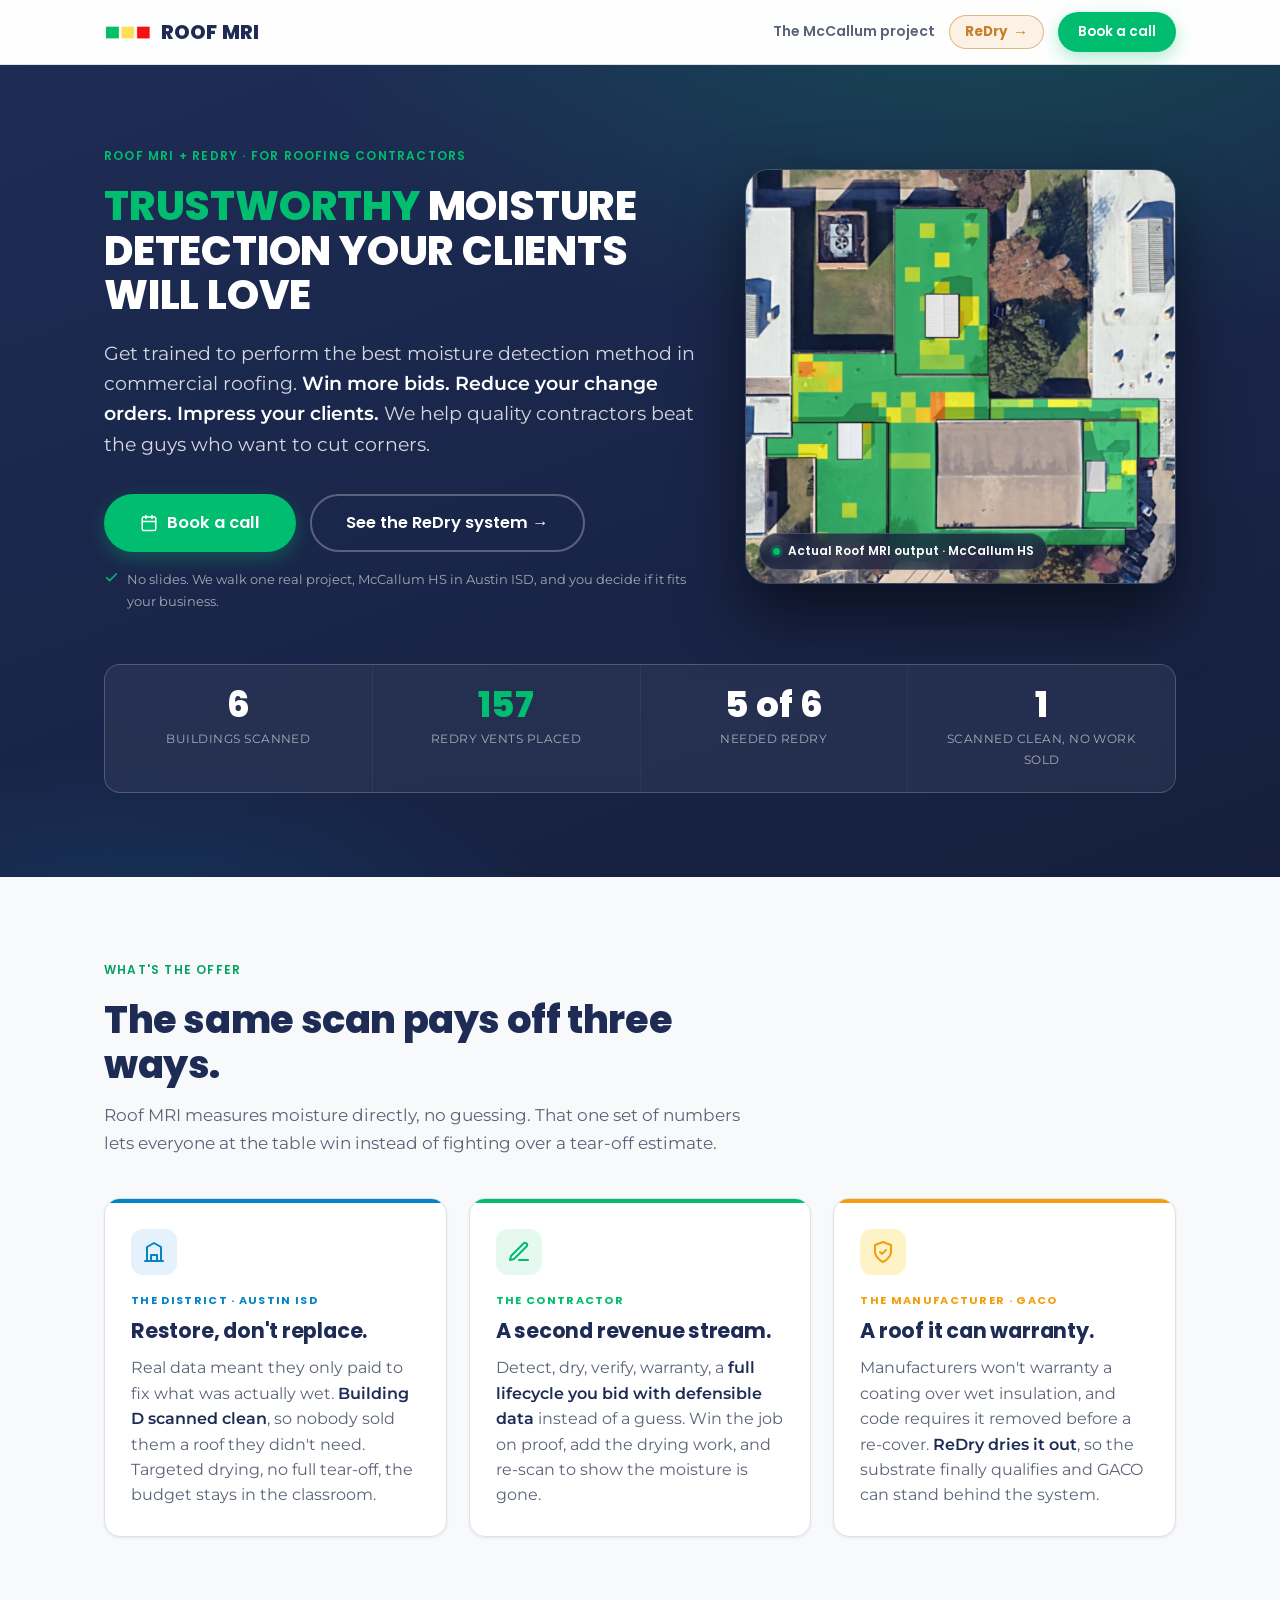
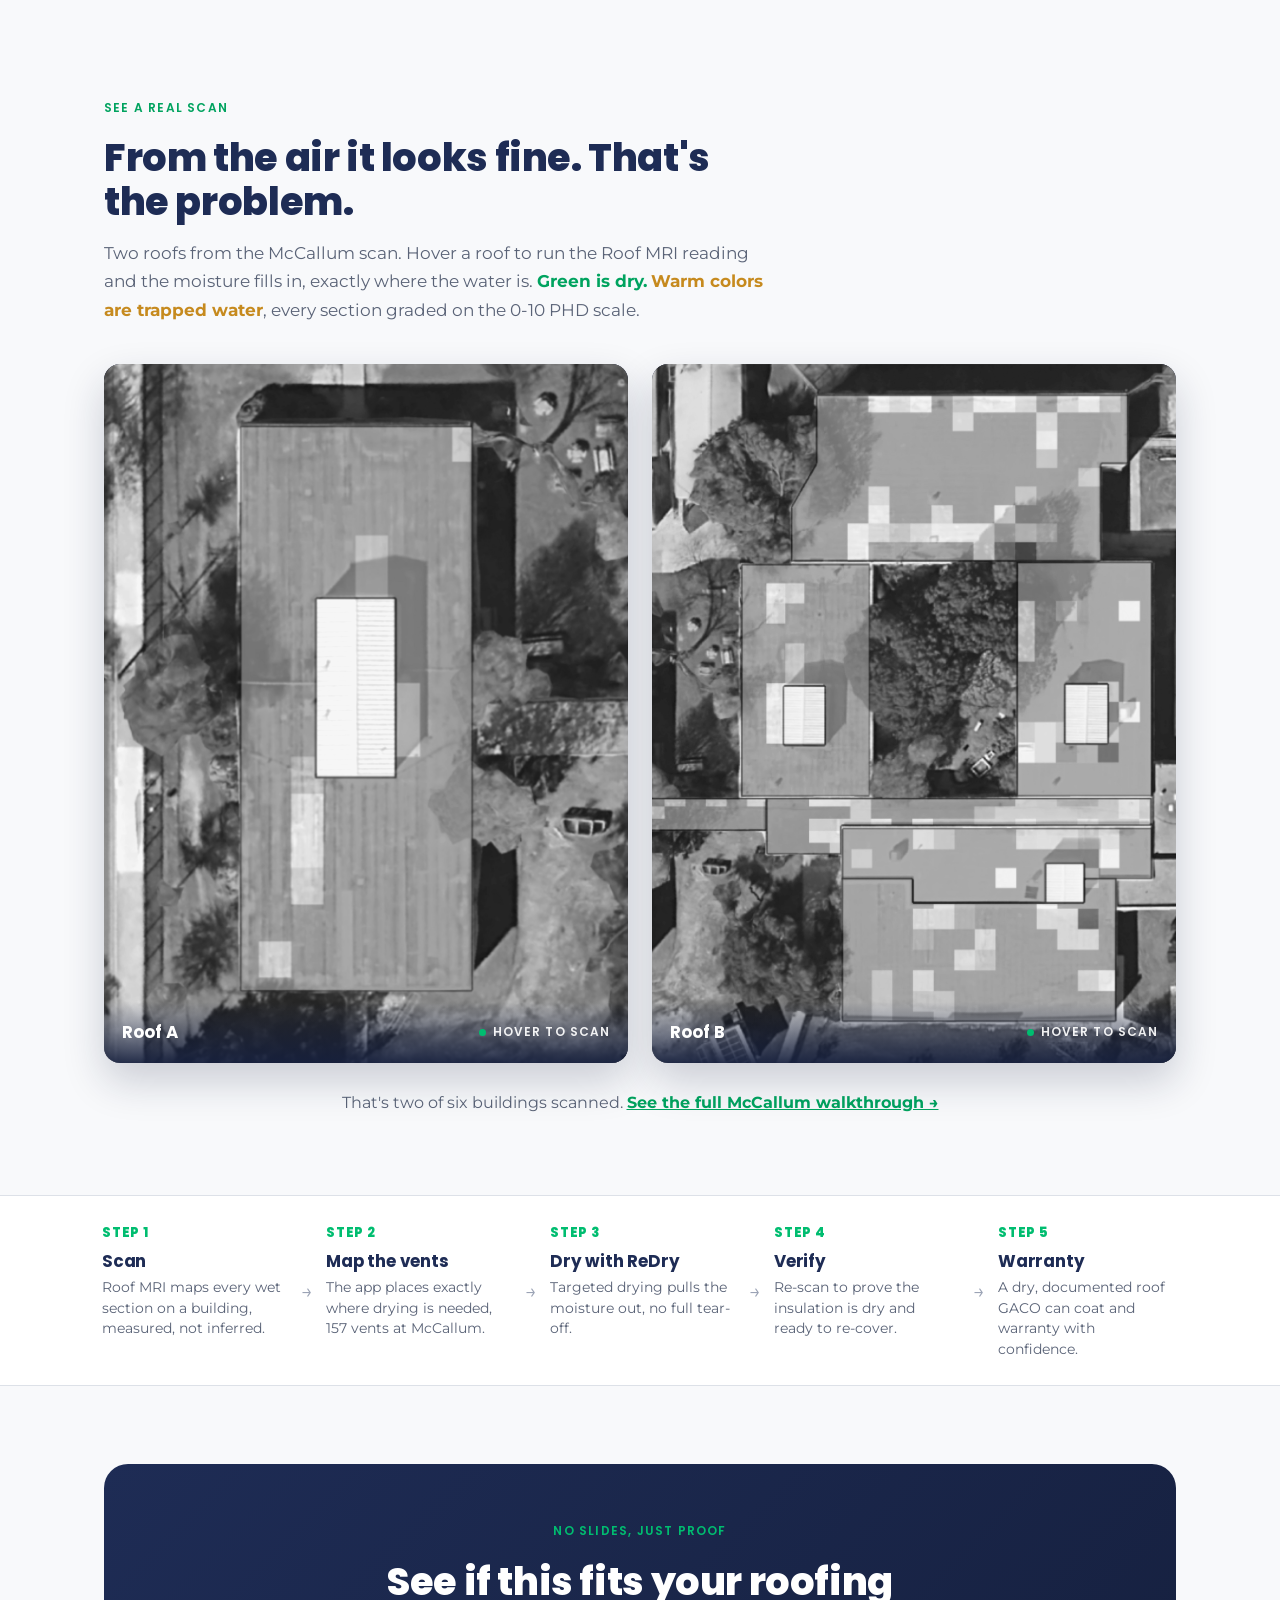
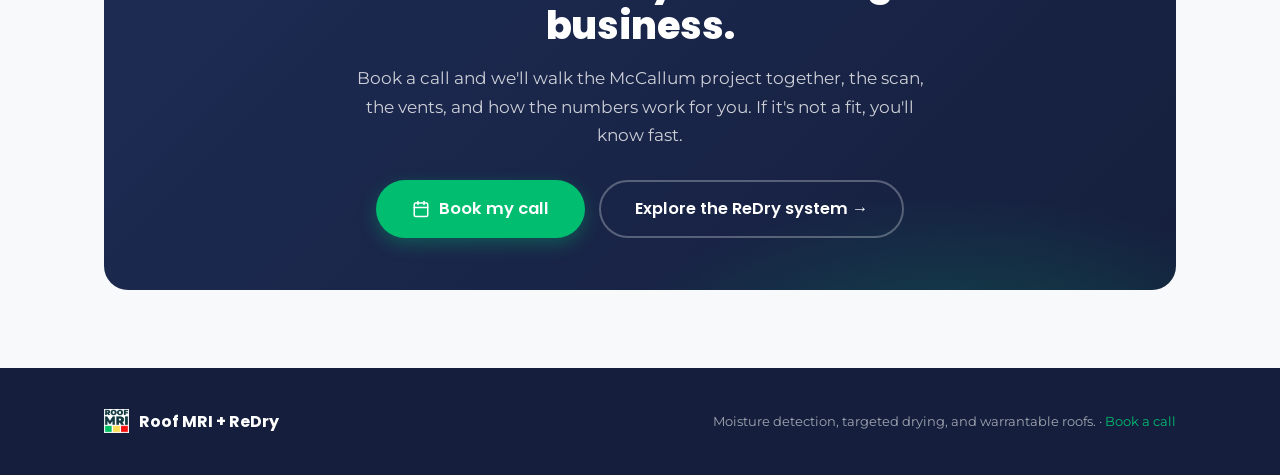
<file: index.html>
<!DOCTYPE html>
<html lang="en">
<head>
<meta charset="UTF-8">
<meta name="viewport" content="width=device-width, initial-scale=1.0">
<title>Roof MRI + ReDry · What's the Offer</title>
<meta name="description" content="Get trained to perform the best moisture detection method in commercial roofing. Win more bids, reduce your change orders, and impress your clients.">
<link rel="icon" type="image/png" href="images/logo-icon.png">
<link rel="canonical" href="https://discover.roof-mri.com/">
<meta property="og:title" content="Trustworthy moisture detection your clients will love">
<meta property="og:description" content="We help quality contractors beat the guys who want to cut corners. Get trained on the best moisture detection method in commercial roofing. Book a call.">
<meta property="og:type" content="website">
<meta property="og:url" content="https://discover.roof-mri.com/">
<link href="https://fonts.googleapis.com/css2?family=Montserrat:wght@400;500;600;700&family=Poppins:wght@600;700;800;900&display=swap" rel="stylesheet">
<link rel="stylesheet" href="styles.css">
</head>
<body>

<!-- NAV -->
<header class="nav">
  <div class="wrap">
    <a class="nav-logo" href="index.html">
      <img src="images/logo-icon.png" alt="">
      <b>ROOF MRI</b>
    </a>
    <nav class="nav-actions">
      <a class="nav-link hide-sm" href="case-study.html">The McCallum project</a>
      <a class="nav-switch to-redry" href="https://discover.re-dry.com/">ReDry <span class="sw-arrow" aria-hidden="true">&rarr;</span></a>
      <a class="btn btn-primary btn-sm" href="https://calendly.com/adam-re-dry/google-meet-roof-mri-consultation" target="_blank" rel="noopener">Book a call</a>
    </nav>
  </div>
</header>

<!-- HERO -->
<section class="hero">
  <div class="wrap">
    <div class="hero-grid">
      <div class="hero-copy">
    <span class="eyebrow">Roof MRI + ReDry · For roofing contractors</span>
    <h1><span style="color:var(--green)">Trustworthy</span> moisture detection your clients will love</h1>
    <p class="hero-sub">
      Get trained to perform the best moisture detection method in commercial roofing.
      <strong>Win more bids. Reduce your change orders. Impress your clients.</strong>
      We help quality contractors beat the guys who want to cut corners.
    </p>
    <div class="hero-cta">
      <a class="btn btn-primary btn-lg" href="https://calendly.com/adam-re-dry/google-meet-roof-mri-consultation" target="_blank" rel="noopener">
        <svg viewBox="0 0 24 24" fill="none" stroke="currentColor" stroke-width="2" stroke-linecap="round" stroke-linejoin="round"><rect x="3" y="4" width="18" height="18" rx="2"/><line x1="16" y1="2" x2="16" y2="6"/><line x1="8" y1="2" x2="8" y2="6"/><line x1="3" y1="10" x2="21" y2="10"/></svg>
        Book a call
      </a>
      <a class="btn btn-on-dark btn-lg" href="https://discover.re-dry.com/">See the ReDry system →</a>
    </div>
    <p class="hero-note">
      <svg viewBox="0 0 24 24" fill="none" stroke="currentColor" stroke-width="2.4" stroke-linecap="round" stroke-linejoin="round"><polyline points="20 6 9 17 4 12"/></svg>
      No slides. We walk one real project, McCallum HS in Austin ISD, and you decide if it fits your business.
    </p>
      </div>

      <figure class="hero-art">
        <img src="images/mccallum/filled-C.jpg" alt="A Roof MRI moisture map of a McCallum building. Green roof sections are dry; yellow and orange patches are trapped water." loading="eager">
        <figcaption><span class="ha-dot"></span>Actual Roof MRI output · McCallum HS</figcaption>
      </figure>
    </div>

    <!-- STAT STRIP -->
    <div class="stat-strip">
      <div class="stat"><b>6</b><span>Buildings scanned</span></div>
      <div class="stat"><b class="g">157</b><span>ReDry vents placed</span></div>
      <div class="stat"><b>5&nbsp;of&nbsp;6</b><span>Needed ReDry</span></div>
      <div class="stat"><b>1</b><span>Scanned clean, no work sold</span></div>
    </div>
  </div>
</section>

<!-- THE OFFER: three-party win -->
<section class="section">
  <div class="wrap">
    <div class="section-head">
      <span class="eyebrow" style="color:var(--green-dark)">What's the offer</span>
      <h2>The same scan pays off three ways.</h2>
      <p>Roof MRI measures moisture directly, no guessing. That one set of numbers lets everyone at the table win instead of fighting over a tear-off estimate.</p>
    </div>

    <div class="offer-grid">
      <!-- District -->
      <article class="offer-card district">
        <div class="offer-icon">
          <svg viewBox="0 0 24 24" fill="none" stroke="currentColor" stroke-width="2" stroke-linecap="round" stroke-linejoin="round"><path d="M3 21h18"/><path d="M5 21V7l7-4 7 4v14"/><path d="M9 21v-6h6v6"/></svg>
        </div>
        <div class="who">The District · Austin ISD</div>
        <h3>Restore, don't replace.</h3>
        <p>Real data meant they only paid to fix what was actually wet. <strong>Building D scanned clean</strong>, so nobody sold them a roof they didn't need. Targeted drying, no full tear-off, the budget stays in the classroom.</p>
      </article>

      <!-- Contractor -->
      <article class="offer-card contractor">
        <div class="offer-icon">
          <svg viewBox="0 0 24 24" fill="none" stroke="currentColor" stroke-width="2" stroke-linecap="round" stroke-linejoin="round"><path d="M12 20h9"/><path d="M16.5 3.5a2.12 2.12 0 0 1 3 3L7 19l-4 1 1-4Z"/></svg>
        </div>
        <div class="who">The Contractor</div>
        <h3>A second revenue stream.</h3>
        <p>Detect, dry, verify, warranty, a <strong>full lifecycle you bid with defensible data</strong> instead of a guess. Win the job on proof, add the drying work, and re-scan to show the moisture is gone.</p>
      </article>

      <!-- Manufacturer / GACO -->
      <article class="offer-card gaco">
        <div class="offer-icon">
          <svg viewBox="0 0 24 24" fill="none" stroke="currentColor" stroke-width="2" stroke-linecap="round" stroke-linejoin="round"><path d="M12 22s8-4 8-10V5l-8-3-8 3v7c0 6 8 10 8 10Z"/><polyline points="9 12 11 14 15 10"/></svg>
        </div>
        <div class="who">The Manufacturer · GACO</div>
        <h3>A roof it can warranty.</h3>
        <p>Manufacturers won't warranty a coating over wet insulation, and code requires it removed before a re-cover. <strong>ReDry dries it out</strong>, so the substrate finally qualifies and GACO can stand behind the system.</p>
      </article>
    </div>
  </div>
</section>

<!-- SEE A SCAN: hover-reveal of two McCallum grids -->
<section class="section scan-section" id="see-the-scan">
  <div class="wrap">
    <div class="section-head">
      <span class="eyebrow" style="color:var(--green-dark)">See a real scan</span>
      <h2>From the air it looks fine. That's the problem.</h2>
      <p>Two roofs from the McCallum scan. Hover a roof to run the Roof MRI reading and the moisture fills in, exactly where the water is. <strong style="color:var(--green-dark)">Green is dry.</strong> <strong style="color:#c68a1e">Warm colors are trapped water</strong>, every section graded on the 0-10 PHD scale.</p>
    </div>

    <div class="scan-reveal-grid">
      <figure class="scan-reveal" tabindex="0" aria-label="Roof A. Hover or tap to reveal the moisture scan.">
        <img class="sr-gray" src="images/mccallum/filled-A.jpg" alt="Aerial view of a McCallum school building roof before scanning" loading="lazy">
        <img class="sr-color" src="images/mccallum/filled-A.jpg" alt="The same roof with the Roof MRI moisture heatmap revealed, green dry areas and yellow wet zones" loading="lazy" aria-hidden="true">
        <span class="sr-scanline" aria-hidden="true"></span>
        <figcaption><span class="sr-label">Roof A</span><span class="sr-hint"><span class="sr-dot"></span><span class="hint-hover">Hover to scan</span><span class="hint-tap">Tap to scan</span></span></figcaption>
      </figure>
      <figure class="scan-reveal" tabindex="0" aria-label="Roof B. Hover or tap to reveal the moisture scan.">
        <img class="sr-gray" src="images/mccallum/filled-B.jpg" alt="Aerial view of a second McCallum school building roof before scanning" loading="lazy">
        <img class="sr-color" src="images/mccallum/filled-B.jpg" alt="The same roof with the Roof MRI moisture heatmap revealed, green dry areas and yellow wet zones" loading="lazy" aria-hidden="true">
        <span class="sr-scanline" aria-hidden="true"></span>
        <figcaption><span class="sr-label">Roof B</span><span class="sr-hint"><span class="sr-dot"></span><span class="hint-hover">Hover to scan</span><span class="hint-tap">Tap to scan</span></span></figcaption>
      </figure>
    </div>

    <p class="scan-foot">That's two of six buildings scanned.
      <a href="case-study.html">See the full McCallum walkthrough &rarr;</a></p>
  </div>
</section>

<!-- LIFECYCLE FLOW -->
<section class="flow">
  <div class="wrap" style="padding:0">
    <div class="flow-steps">
      <div class="flow-step"><div class="n">STEP 1</div><h4>Scan</h4><p>Roof MRI maps every wet section on a building, measured, not inferred.</p></div>
      <div class="flow-step"><div class="n">STEP 2</div><h4>Map the vents</h4><p>The app places exactly where drying is needed, 157 vents at McCallum.</p></div>
      <div class="flow-step"><div class="n">STEP 3</div><h4>Dry with ReDry</h4><p>Targeted drying pulls the moisture out, no full tear-off.</p></div>
      <div class="flow-step"><div class="n">STEP 4</div><h4>Verify</h4><p>Re-scan to prove the insulation is dry and ready to re-cover.</p></div>
      <div class="flow-step"><div class="n">STEP 5</div><h4>Warranty</h4><p>A dry, documented roof GACO can coat and warranty with confidence.</p></div>
    </div>
  </div>
</section>

<!-- CTA BAND -->
<section class="section">
  <div class="wrap">
    <div class="cta-band">
      <span class="eyebrow" style="color:var(--green)">No slides, just proof</span>
      <h2>See if this fits your roofing business.</h2>
      <p>Book a call and we'll walk the McCallum project together, the scan, the vents, and how the numbers work for you. If it's not a fit, you'll know fast.</p>
      <div class="btns">
        <a class="btn btn-primary btn-lg" href="https://calendly.com/adam-re-dry/google-meet-roof-mri-consultation" target="_blank" rel="noopener">
          <svg viewBox="0 0 24 24" fill="none" stroke="currentColor" stroke-width="2" stroke-linecap="round" stroke-linejoin="round"><rect x="3" y="4" width="18" height="18" rx="2"/><line x1="16" y1="2" x2="16" y2="6"/><line x1="8" y1="2" x2="8" y2="6"/><line x1="3" y1="10" x2="21" y2="10"/></svg>
          Book my call
        </a>
        <a class="btn btn-on-dark btn-lg" href="https://discover.re-dry.com/">Explore the ReDry system →</a>
      </div>
    </div>
  </div>
</section>

<!-- FOOTER -->
<footer class="footer">
  <div class="wrap">
    <div class="footer-logo">
      <img src="images/logo-light.png" alt="Roof MRI" onerror="this.src='images/logo-icon.png'">
      <b>Roof MRI + ReDry</b>
    </div>
    <small>Moisture detection, targeted drying, and warrantable roofs. · <a href="https://calendly.com/adam-re-dry/google-meet-roof-mri-consultation" target="_blank" rel="noopener">Book a call</a></small>
  </div>
</footer>

<script>
// Tap-to-reveal the moisture scan on touch (no hover on phones); hover still works on desktop.
(function(){
  var tiles=document.querySelectorAll('.scan-reveal');
  tiles.forEach(function(el){
    el.addEventListener('click',function(){el.classList.toggle('revealed');});
    el.addEventListener('keydown',function(e){if(e.key==='Enter'||e.key===' '){e.preventDefault();el.classList.toggle('revealed');}});
  });
})();
</script>
</body>
</html>
</file>
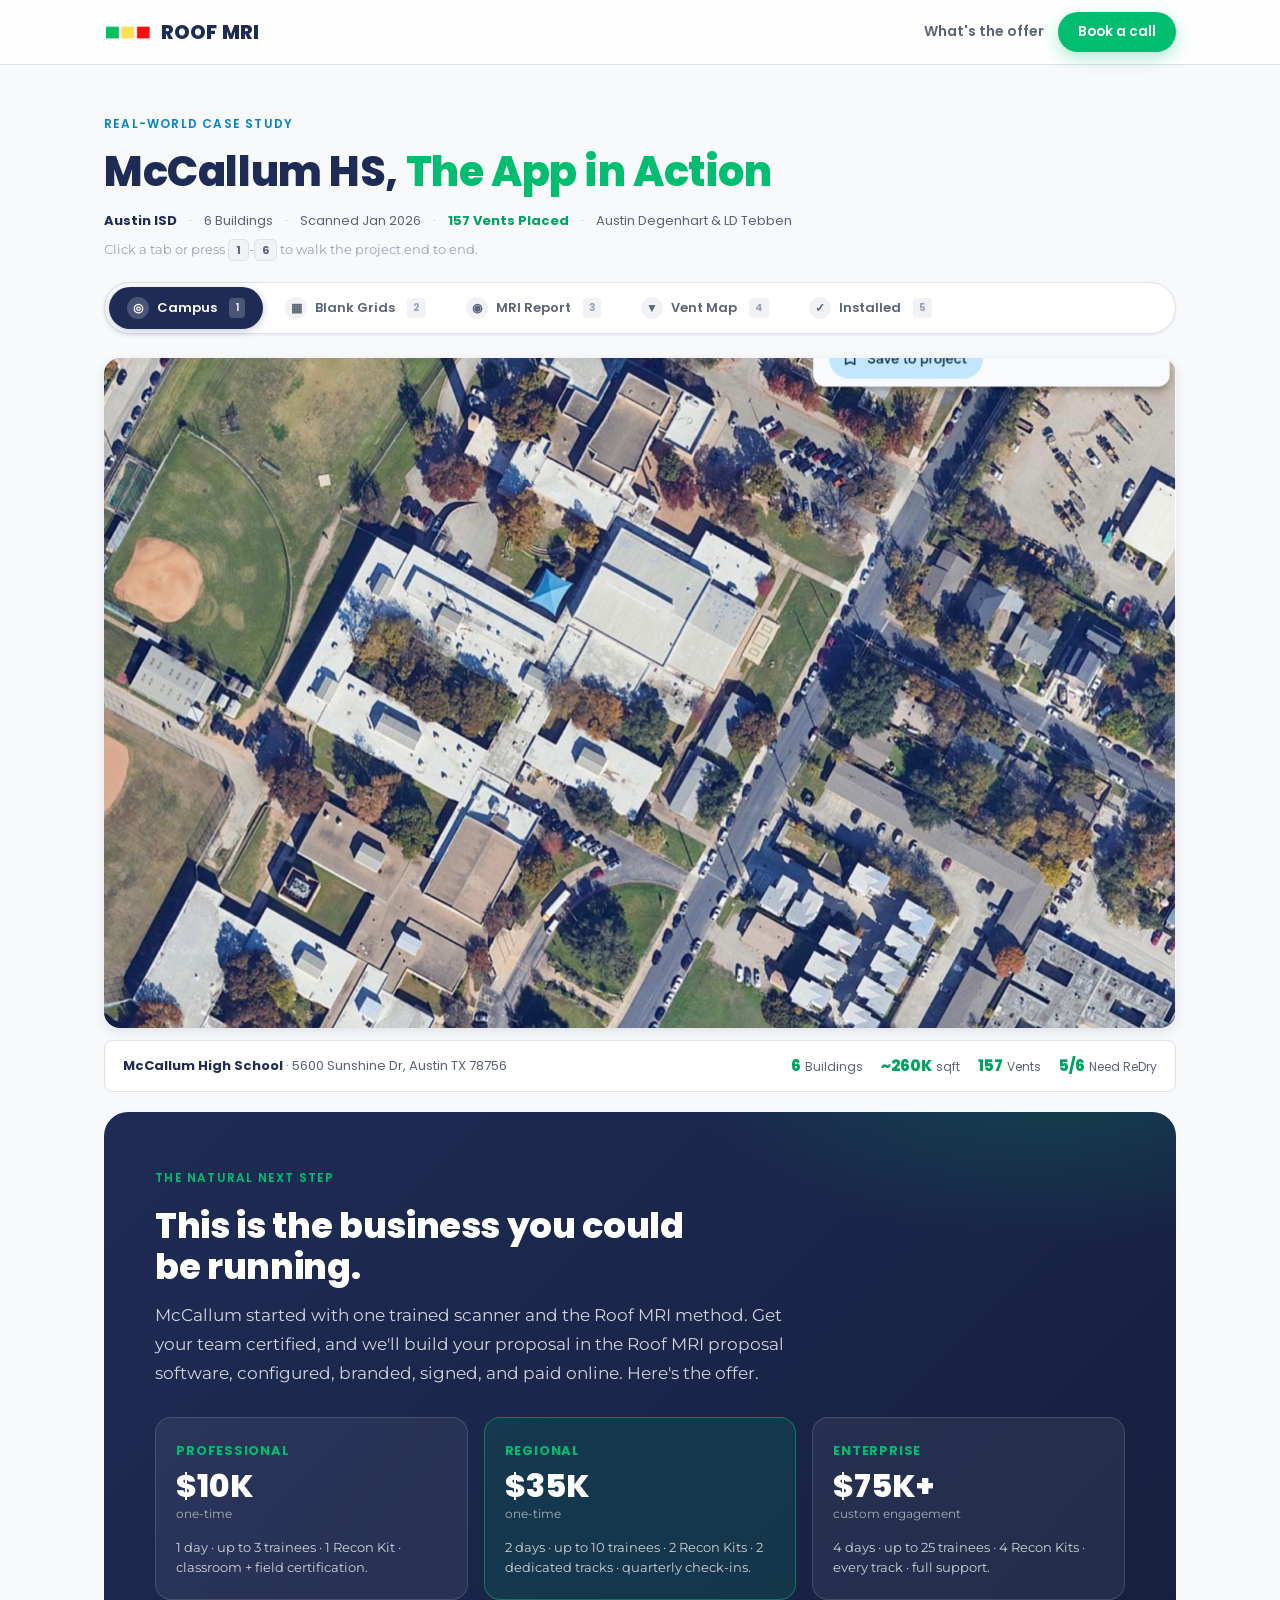
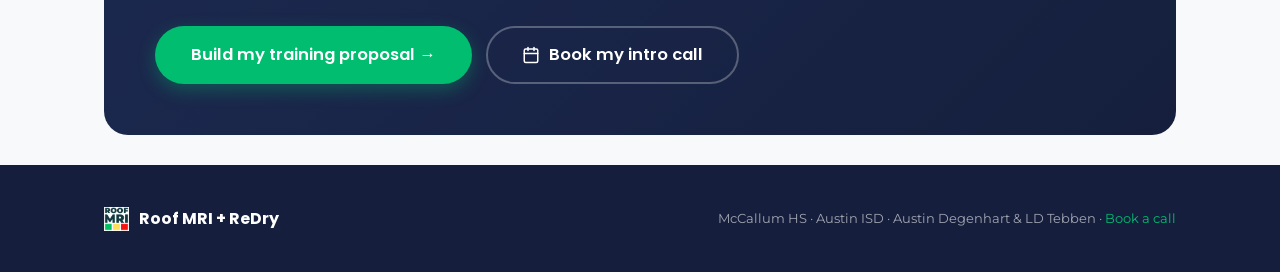
<file: case-study.html>
<!DOCTYPE html>
<html lang="en">
<head>
<meta charset="UTF-8">
<meta name="viewport" content="width=device-width, initial-scale=1.0">
<title>McCallum HS, The App in Action · Roof MRI + ReDry</title>
<meta name="description" content="A real Roof MRI + ReDry project at McCallum High School, Austin ISD: campus scan, moisture report, 157-vent map, and install photos.">
<link rel="icon" type="image/png" href="images/logo-icon.png">
<link rel="canonical" href="https://discover.roof-mri.com/case-study">
<link href="https://fonts.googleapis.com/css2?family=Montserrat:wght@400;500;600;700&family=Poppins:wght@600;700;800;900&display=swap" rel="stylesheet">
<link rel="stylesheet" href="styles.css">
</head>
<body>

<!-- NAV -->
<header class="nav">
  <div class="wrap">
    <a class="nav-logo" href="index.html">
      <img src="images/logo-icon.png" alt="">
      <b>ROOF MRI</b>
    </a>
    <nav class="nav-actions">
      <a class="nav-link hide-sm" href="index.html">What's the offer</a>
      <a class="btn btn-primary btn-sm" href="https://calendly.com/adam-re-dry/google-meet-roof-mri-consultation" target="_blank" rel="noopener">Book a call</a>
    </nav>
  </div>
</header>

<!-- CASE STUDY -->
<main class="case-page">
  <div class="wrap">
    <div class="case-head">
      <span class="pillar-tag">Real-World Case Study</span>
      <h1>McCallum HS, <span class="accent">The App in Action</span></h1>
      <div class="mccallum-meta">
        <span><strong>Austin ISD</strong></span><span class="dot">·</span>
        <span>6 Buildings</span><span class="dot">·</span>
        <span>Scanned Jan 2026</span><span class="dot">·</span>
        <span><strong style="color:var(--green-dark)">157 Vents Placed</strong></span><span class="dot">·</span>
        <span>Austin Degenhart &amp; LD Tebben</span>
      </div>
      <p class="case-hint">Click a tab or press <kbd>1</kbd>-<kbd>6</kbd> to walk the project end to end.</p>
    </div>

    <div class="comp-wrap">
      <div class="comp-tabs" id="caseTabs" role="tablist" aria-label="McCallum project walkthrough">
        <button class="comp-tab active" role="tab" aria-selected="true" data-case="campus"><span class="comp-tab-icon">◎</span>Campus<span class="comp-tab-key">1</span></button>
        <button class="comp-tab" role="tab" aria-selected="false" data-case="blank"><span class="comp-tab-icon">▦</span>Blank Grids<span class="comp-tab-key">2</span></button>
        <button class="comp-tab" role="tab" aria-selected="false" data-case="report"><span class="comp-tab-icon">◉</span>MRI Report<span class="comp-tab-key">3</span></button>
        <button class="comp-tab" role="tab" aria-selected="false" data-case="vents"><span class="comp-tab-icon">▼</span>Vent Map<span class="comp-tab-key">4</span></button>
        <button class="comp-tab" role="tab" aria-selected="false" data-case="installed"><span class="comp-tab-icon">✓</span>Installed<span class="comp-tab-key">5</span></button>
      </div>

      <div class="comp-view" id="caseView">
        <!-- CAMPUS -->
        <div class="comp-panel active" data-case-panel="campus" role="tabpanel">
          <div class="case-hero"><img src="images/mccallum/campus-overview.jpg" alt="McCallum HS campus aerial overview"></div>
          <div class="case-caption-strip">
            <div><strong>McCallum High School</strong> · 5600 Sunshine Dr, Austin TX 78756</div>
            <div class="case-stats">
              <span><strong>6</strong>Buildings</span>
              <span><strong>~260K</strong>sqft</span>
              <span><strong>157</strong>Vents</span>
              <span><strong>5/6</strong>Need ReDry</span>
            </div>
          </div>
        </div>

        <!-- BLANK GRIDS -->
        <div class="comp-panel" data-case-panel="blank" role="tabpanel">
          <div class="bldg-chips" data-group="blank">
            <button class="bldg-chip active" data-b="A">A</button>
            <button class="bldg-chip" data-b="B">B</button>
            <button class="bldg-chip" data-b="C">C</button>
            <button class="bldg-chip" data-b="D">D</button>
            <button class="bldg-chip" data-b="E">E</button>
            <button class="bldg-chip" data-b="F">F</button>
          </div>
          <div class="bldg-canvas" data-group="blank">
            <img class="bldg-img active" data-b="A" src="images/mccallum/blank-A.jpg" alt="Building A blank scan grid">
            <img class="bldg-img" data-b="B" src="images/mccallum/blank-B.jpg" alt="Building B blank scan grid">
            <img class="bldg-img" data-b="C" src="images/mccallum/blank-C.jpg" alt="Building C blank scan grid">
            <img class="bldg-img" data-b="D" src="images/mccallum/blank-D.jpg" alt="Building D blank scan grid">
            <img class="bldg-img" data-b="E" src="images/mccallum/blank-E.jpg" alt="Building E blank scan grid">
            <img class="bldg-img" data-b="F" src="images/mccallum/blank-F.jpg" alt="Building F blank scan grid">
          </div>
          <div class="case-caption-strip">
            <div><strong>Blank grids delivered through the app</strong> · Numbered sections printed and taken to the roof</div>
          </div>
        </div>

        <!-- MRI REPORT (filled/scanned) -->
        <div class="comp-panel" data-case-panel="report" role="tabpanel">
          <div class="bldg-chips" data-group="report">
            <button class="bldg-chip active" data-b="A">A</button>
            <button class="bldg-chip" data-b="B">B</button>
            <button class="bldg-chip" data-b="C">C</button>
            <button class="bldg-chip muted" data-b="D" title="Scanned clean, no remediation needed">D</button>
            <button class="bldg-chip" data-b="E">E</button>
            <button class="bldg-chip" data-b="F">F</button>
          </div>
          <div class="bldg-canvas" data-group="report">
            <img class="bldg-img active" data-b="A" src="images/mccallum/filled-A.jpg" alt="Building A moisture overlay">
            <img class="bldg-img" data-b="B" src="images/mccallum/filled-B.jpg" alt="Building B moisture overlay">
            <img class="bldg-img" data-b="C" src="images/mccallum/filled-C.jpg" alt="Building C moisture overlay">
            <div class="bldg-clean" data-b="D">
              <div class="clean-check">✓</div>
              <h3>Building D, Scanned Clean</h3>
              <p>No moisture above the PHD floor. <strong>No remediation needed.</strong><br>Real data drives real decisions, we don't sell work we can't justify.</p>
            </div>
            <img class="bldg-img" data-b="E" src="images/mccallum/filled-E.jpg" alt="Building E moisture overlay">
            <img class="bldg-img" data-b="F" src="images/mccallum/filled-F.jpg" alt="Building F moisture overlay">
          </div>
          <div class="case-caption-strip">
            <div>Emailed to <strong>Austin Degenhart</strong> · Moisture overlay on aerial imagery</div>
            <div class="case-legend">
              <span class="lg lg-green">Dry</span>
              <span class="lg lg-yellow">Elevated</span>
              <span class="lg lg-orange">Wet</span>
              <span class="lg lg-red">Saturated</span>
            </div>
          </div>
        </div>

        <!-- VENT MAP -->
        <div class="comp-panel" data-case-panel="vents" role="tabpanel">
          <div class="bldg-chips" data-group="vents">
            <button class="bldg-chip active" data-b="A">A<span class="chip-sub">8</span></button>
            <button class="bldg-chip" data-b="B">B<span class="chip-sub">55</span></button>
            <button class="bldg-chip" data-b="C">C<span class="chip-sub">37</span></button>
            <button class="bldg-chip" data-b="E">E<span class="chip-sub">35</span></button>
            <button class="bldg-chip" data-b="F">F<span class="chip-sub">22</span></button>
          </div>
          <div class="bldg-canvas" data-group="vents">
            <img class="bldg-img active" data-b="A" src="images/mccallum/vent-A-8.jpg" alt="Building A vent placement">
            <img class="bldg-img" data-b="B" src="images/mccallum/vent-B-55.jpg" alt="Building B vent placement">
            <img class="bldg-img" data-b="C" src="images/mccallum/vent-C-37.jpg" alt="Building C vent placement">
            <img class="bldg-img" data-b="E" src="images/mccallum/vent-E-35.jpg" alt="Building E vent placement">
            <img class="bldg-img" data-b="F" src="images/mccallum/vent-F-22.jpg" alt="Building F vent placement">
          </div>
          <div class="case-caption-strip">
            <div><strong>157 vents</strong> placed across 5 buildings · Generated in the ReDry Vent Placement app</div>
          </div>
        </div>

        <!-- INSTALLED -->
        <div class="comp-panel" data-case-panel="installed" role="tabpanel">
          <div class="install-carousel" id="installCarousel">
            <figure class="install-slide active" data-i="0">
              <img src="images/mccallum/installed/install-1-daytime.jpg" alt="Installed ReDry vents on McCallum roof, daytime">
              <figcaption><span class="ic-n">1</span>Row of installed ReDry vents · sealed at the base</figcaption>
            </figure>
            <figure class="install-slide" data-i="1">
              <img src="images/mccallum/installed/install-2-sunset-wide.jpg" alt="Installed vents at sunset, wide shot">
              <figcaption><span class="ic-n">2</span>Sunset on the finished roof · vents catching the light</figcaption>
            </figure>
            <figure class="install-slide" data-i="2">
              <img src="images/mccallum/installed/install-3-sunset-close.jpg" alt="Close-up of installed vent at sunset">
              <figcaption><span class="ic-n">3</span>Close-up · the finished detail</figcaption>
            </figure>
            <button class="install-arrow install-prev" aria-label="Previous photo"><svg width="22" height="22" viewBox="0 0 24 24" fill="none" stroke="currentColor" stroke-width="2.5" stroke-linecap="round" stroke-linejoin="round"><polyline points="15 18 9 12 15 6"/></svg></button>
            <button class="install-arrow install-next" aria-label="Next photo"><svg width="22" height="22" viewBox="0 0 24 24" fill="none" stroke="currentColor" stroke-width="2.5" stroke-linecap="round" stroke-linejoin="round"><polyline points="9 18 15 12 9 6"/></svg></button>
            <div class="install-dots">
              <button class="install-dot active" data-i="0" aria-label="Photo 1"></button>
              <button class="install-dot" data-i="1" aria-label="Photo 2"></button>
              <button class="install-dot" data-i="2" aria-label="Photo 3"></button>
            </div>
          </div>
          <div class="case-caption-strip">
            <div><strong>Proof on the roof</strong> · Post-install ReDry vents at McCallum HS</div>
            <div style="font-size:11px;color:var(--gray-400)">Arrows, dots, or ← → keys</div>
          </div>
        </div>

      </div>
    </div>

    <!-- NEXT STEP: the proposal software (the close) -->
    <section class="nextstep">
      <span class="eyebrow">The natural next step</span>
      <h2>This is the business you could be running.</h2>
      <p class="lead">
        McCallum started with one trained scanner and the Roof MRI method. Get your team certified,
        and we'll build your proposal in the Roof MRI proposal software, configured, branded,
        signed, and paid online. Here's the offer.
      </p>

      <div class="tier-grid">
        <div class="tier">
          <div class="t-name">Professional</div>
          <div class="t-price">$10K</div>
          <div class="t-sub">one-time</div>
          <div class="t-desc">1 day · up to 3 trainees · 1 Recon Kit · classroom + field certification.</div>
        </div>
        <div class="tier feature">
          <div class="t-name">Regional</div>
          <div class="t-price">$35K</div>
          <div class="t-sub">one-time</div>
          <div class="t-desc">2 days · up to 10 trainees · 2 Recon Kits · 2 dedicated tracks · quarterly check-ins.</div>
        </div>
        <div class="tier">
          <div class="t-name">Enterprise</div>
          <div class="t-price">$75K+</div>
          <div class="t-sub">custom engagement</div>
          <div class="t-desc">4 days · up to 25 trainees · 4 Recon Kits · every track · full support.</div>
        </div>
      </div>

      <div class="btns">
        <a class="btn btn-primary btn-lg" href="https://proposals.roof-mri.com" target="_blank" rel="noopener">
          Build my training proposal →
        </a>
        <a class="btn btn-on-dark btn-lg" href="https://calendly.com/adam-re-dry/google-meet-roof-mri-consultation" target="_blank" rel="noopener">
          <svg viewBox="0 0 24 24" fill="none" stroke="currentColor" stroke-width="2" stroke-linecap="round" stroke-linejoin="round"><rect x="3" y="4" width="18" height="18" rx="2"/><line x1="16" y1="2" x2="16" y2="6"/><line x1="8" y1="2" x2="8" y2="6"/><line x1="3" y1="10" x2="21" y2="10"/></svg>
          Book my intro call
        </a>
      </div>
    </section>
  </div>
</main>

<!-- FOOTER -->
<footer class="footer">
  <div class="wrap">
    <div class="footer-logo">
      <img src="images/logo-light.png" alt="Roof MRI" onerror="this.src='images/logo-icon.png'">
      <b>Roof MRI + ReDry</b>
    </div>
    <small>McCallum HS · Austin ISD · Austin Degenhart &amp; LD Tebben · <a href="https://calendly.com/adam-re-dry/google-meet-roof-mri-consultation" target="_blank" rel="noopener">Book a call</a></small>
  </div>
</footer>

<script src="app.js" defer></script>
</body>
</html>
</file>
<file: styles.css>
/* =========================================================================
   Roof MRI · Sales Tools, shared design system
   Colors + type are the source of truth carried over verbatim from the
   Roof MRI training deck (roof-mri-training-presentation-pro) and the
   proposal frontend (roof-mri-backend). Do not invent new brand colors.
   ========================================================================= */
*,*::before,*::after{box-sizing:border-box;margin:0;padding:0}
:root{
  --green:#00bd70;--green-dark:#00a35f;--green-light:#e6f9f0;
  --navy:#1e2c55;--navy-light:#2a3d6e;--navy-dark:#151f3d;
  --white:#ffffff;--gray-50:#f8f9fb;--gray-100:#f0f2f5;--gray-200:#dde1e8;
  --gray-400:#9ba3b5;--gray-600:#5a6377;--gray-800:#2d3344;
  --red-500:#EF4444;--red-100:#FEE2E2;--amber-500:#F59E0B;--amber-100:#FEF3C7;
  --blue-500:#0284C7;
  --shadow-sm:0 1px 3px rgba(30,44,85,.08);
  --shadow-md:0 4px 12px rgba(30,44,85,.1);
  --shadow-lg:0 8px 30px rgba(30,44,85,.12);
  --shadow-xl:0 20px 60px rgba(21,31,61,.18);
  --radius:8px;--radius-lg:16px;--radius-xl:24px;
  --maxw:1120px;
}
html{scroll-behavior:smooth}
body{
  font-family:'Montserrat',sans-serif;font-size:16px;line-height:1.7;
  background:var(--gray-50);color:var(--gray-800);-webkit-font-smoothing:antialiased;
}
img{max-width:100%;display:block}
a{color:inherit}
h1,h2,h3,h4{font-family:'Poppins',sans-serif;line-height:1.15;color:var(--navy);letter-spacing:-.01em}
.accent{color:var(--green)}
.wrap{width:100%;max-width:var(--maxw);margin:0 auto;padding:0 24px}

/* ---- Buttons: one primary action wins on every screen ------------------ */
.btn{display:inline-flex;align-items:center;justify-content:center;gap:9px;
  font-family:'Poppins',sans-serif;font-size:15px;font-weight:600;line-height:1;
  padding:15px 26px;border-radius:999px;border:2px solid transparent;cursor:pointer;
  text-decoration:none;transition:transform .18s ease,box-shadow .18s ease,background .18s ease,border-color .18s ease;white-space:nowrap}
.btn svg{width:18px;height:18px}
.btn-primary{background:var(--green);color:#fff;box-shadow:0 6px 18px rgba(0,189,112,.32)}
.btn-primary:hover{background:var(--green-dark);transform:translateY(-2px);box-shadow:0 10px 26px rgba(0,189,112,.4)}
.btn-secondary{background:var(--navy);color:#fff}
.btn-secondary:hover{background:var(--navy-light);transform:translateY(-2px)}
.btn-ghost{background:transparent;color:var(--navy);border-color:var(--gray-200)}
.btn-ghost:hover{border-color:var(--green);color:var(--green-dark);transform:translateY(-2px)}
.btn-on-dark{background:transparent;color:#fff;border-color:rgba(255,255,255,.28)}
.btn-on-dark:hover{border-color:#fff;background:rgba(255,255,255,.08);transform:translateY(-2px)}
.btn-sm{padding:11px 18px;font-size:13.5px}
.btn-lg{padding:18px 34px;font-size:16.5px}

/* ---- Sticky nav -------------------------------------------------------- */
.nav{position:sticky;top:0;z-index:50;background:rgba(255,255,255,.86);
  backdrop-filter:saturate(180%) blur(12px);border-bottom:1px solid var(--gray-200)}
.nav .wrap{display:flex;align-items:center;justify-content:space-between;height:64px}
.nav-logo{display:flex;align-items:center;gap:9px;text-decoration:none}
.nav-logo img{height:15px;width:auto}
.nav-logo b{font-family:'Poppins',sans-serif;font-weight:800;font-size:20px;letter-spacing:.01em;line-height:1;color:var(--navy)}
.nav-logo span{color:var(--green)}
.nav-actions{display:flex;align-items:center;gap:14px}
.nav-link{font-family:'Poppins',sans-serif;font-weight:600;font-size:14px;color:var(--gray-600);text-decoration:none;transition:color .18s ease}
.nav-link:hover{color:var(--navy)}
/* Prominent, always-visible cross-nav toggle (MRI <-> ReDry) */
.nav-switch{display:inline-flex;align-items:center;gap:5px;font-family:'Poppins',sans-serif;font-weight:700;
  font-size:13.5px;line-height:1;padding:9px 15px;border-radius:999px;text-decoration:none;border:1.5px solid;
  white-space:nowrap;transition:background .18s ease,color .18s ease,border-color .18s ease}
.nav-switch .sw-arrow{font-size:15px;line-height:0;transition:transform .18s ease}
.nav-switch:hover .sw-arrow{transform:translateX(2px)}
.nav-switch.to-mri{color:var(--green-dark);border-color:rgba(0,163,95,.45);background:var(--green-light)}
.nav-switch.to-mri:hover{color:#fff;background:var(--green);border-color:var(--green)}
.nav-switch.to-redry{color:var(--orange-dark);border-color:rgba(200,127,42,.5);background:rgba(231,154,68,.14)}
.nav-switch.to-redry:hover{color:#fff;background:var(--orange);border-color:var(--orange)}
@media(max-width:560px){
  .nav-logo b{font-size:17px;white-space:nowrap}
  .nav-logo img{height:13px}
  .nav-actions{gap:7px}
  .nav-switch{padding:7px 11px;font-size:12px}
  .nav .btn-sm{padding:8px 12px;font-size:12px}
}
/* Scan hint: "Hover" on pointer devices, "Tap" on touch */
.sr-hint .hint-tap{display:none}
@media(hover:none){.sr-hint .hint-hover{display:none}.sr-hint .hint-tap{display:inline}}

/* ---- Eyebrow / pillar tag (from deck) ---------------------------------- */
.eyebrow{display:inline-block;font-family:'Poppins',sans-serif;font-size:.75rem;font-weight:600;
  letter-spacing:.1em;text-transform:uppercase;color:var(--green);margin-bottom:18px}
.eyebrow.on-dark{color:var(--green)}
.pillar-tag{display:inline-block;font-family:'Poppins',sans-serif;font-size:.75rem;font-weight:600;
  letter-spacing:.1em;text-transform:uppercase;color:var(--blue-500);margin-bottom:14px}

/* =========================================================================
   TEASER (index.html), the cold-call "what's the offer" leave-behind
   ========================================================================= */
.hero{position:relative;overflow:hidden;color:#fff;
  background:radial-gradient(1200px 600px at 78% -10%,rgba(0,189,112,.22),transparent 60%),
             linear-gradient(160deg,var(--navy) 0%,var(--navy-dark) 100%)}
.hero::after{content:"";position:absolute;inset:0;pointer-events:none;
  background:radial-gradient(700px 340px at 12% 110%,rgba(2,132,199,.18),transparent 60%)}
.hero .wrap{position:relative;z-index:1;padding-top:76px;padding-bottom:84px}
/* All-caps display headline, same treatment as the ReDry hero so the two
   front doors read as siblings. The grid column sets the measure, not max-width. */
.hero h1{color:#fff;font-size:clamp(1.9rem,3.2vw,2.85rem);font-weight:800;
  text-transform:uppercase;line-height:1.08;letter-spacing:-.2px;text-wrap:pretty}
.hero .eyebrow{color:var(--green)}
.hero-sub{margin-top:22px;max-width:60ch;font-size:clamp(1rem,1.5vw,1.18rem);line-height:1.6;color:rgba(255,255,255,.82)}
.hero-sub strong{color:#fff;font-weight:600}
.hero-cta{display:flex;flex-wrap:wrap;gap:14px;margin-top:34px}
.hero-note{margin-top:16px;font-size:13px;color:rgba(255,255,255,.6);display:flex;align-items:flex-start;gap:8px}
.hero-note svg{width:15px;height:15px;margin-top:2px;flex:0 0 auto;color:var(--green)}
/* Hero split, copy left, a real moisture map right. Mirrors .rd-hero-grid;
   without it the copy is a lone block of text against an empty half-screen. */
.hero-grid{display:grid;grid-template-columns:1.16fr .84fr;gap:46px;align-items:center}
.hero-copy{min-width:0}
.hero-art{margin:0;position:relative;min-width:0}
.hero-art img{width:100%;height:auto;display:block;border-radius:var(--radius-xl);
  border:1px solid rgba(255,255,255,.16);box-shadow:0 30px 64px rgba(0,0,0,.55)}
.hero-art figcaption{position:absolute;left:14px;bottom:14px;display:inline-flex;align-items:center;gap:8px;
  padding:7px 13px;border-radius:999px;font-family:'Poppins',sans-serif;font-size:12px;font-weight:600;color:#fff;
  background:rgba(21,31,61,.72);border:1px solid rgba(255,255,255,.18);
  -webkit-backdrop-filter:blur(8px);backdrop-filter:blur(8px)}
.hero-art .ha-dot{width:7px;height:7px;border-radius:50%;background:var(--green);
  box-shadow:0 0 0 3px rgba(0,189,112,.25)}
/* stat strip */
.stat-strip{display:grid;grid-template-columns:repeat(4,1fr);gap:1px;margin-top:52px;
  background:rgba(255,255,255,.10);border:1px solid rgba(255,255,255,.16);border-radius:var(--radius-lg);overflow:hidden;
  -webkit-backdrop-filter:blur(7px) saturate(1.12);backdrop-filter:blur(7px) saturate(1.12)}
.stat{background:rgba(21,31,61,.35);padding:22px 20px;text-align:center}
.stat b{display:block;font-family:'Poppins',sans-serif;font-weight:800;font-size:clamp(1.6rem,3vw,2.2rem);color:#fff;line-height:1}
.stat span{display:block;margin-top:7px;font-size:12px;letter-spacing:.04em;text-transform:uppercase;color:rgba(255,255,255,.6)}
.stat b.g{color:var(--green)}

/* section shell */
.section{padding:78px 0}
.section-head{max-width:60ch;margin-bottom:40px}
.section-head h2{font-size:clamp(1.6rem,3vw,2.4rem);font-weight:800}
.section-head p{margin-top:14px;color:var(--gray-600);font-size:1.05rem}

/* three-party offer cards */
.offer-grid{display:grid;grid-template-columns:repeat(3,1fr);gap:22px}
.offer-card{position:relative;background:#fff;border:1px solid var(--gray-200);border-radius:var(--radius-lg);
  padding:30px 26px 28px;box-shadow:var(--shadow-sm);transition:transform .2s ease,box-shadow .2s ease;overflow:hidden}
.offer-card:hover{transform:translateY(-4px);box-shadow:var(--shadow-lg)}
.offer-card::before{content:"";position:absolute;top:0;left:0;right:0;height:4px;background:var(--accent,var(--green))}
.offer-card .who{font-family:'Poppins',sans-serif;font-size:11px;font-weight:700;letter-spacing:.12em;text-transform:uppercase;color:var(--accent,var(--green))}
.offer-card h3{margin:10px 0 12px;font-size:1.3rem;font-weight:700}
.offer-card p{color:var(--gray-600);font-size:.98rem;line-height:1.62}
.offer-card p strong{color:var(--navy);font-weight:600}
.offer-icon{width:46px;height:46px;border-radius:12px;display:flex;align-items:center;justify-content:center;
  background:var(--accent-soft,var(--green-light));color:var(--accent,var(--green));margin-bottom:16px}
.offer-icon svg{width:24px;height:24px}
.offer-card.district{--accent:var(--blue-500);--accent-soft:#e6f2fb}
.offer-card.contractor{--accent:var(--green);--accent-soft:var(--green-light)}
.offer-card.gaco{--accent:var(--amber-500);--accent-soft:var(--amber-100)}

/* See-a-scan: hover-reveal moisture over two real roofs */
.scan-reveal-grid{display:grid;grid-template-columns:1fr 1fr;gap:24px}
.scan-reveal{position:relative;margin:0;width:100%;aspect-ratio:3/4;border-radius:var(--radius-lg);overflow:hidden;
  background:var(--navy-dark);box-shadow:0 18px 42px rgba(21,31,61,.20);cursor:crosshair;outline:none;
  -webkit-tap-highlight-color:transparent}
.scan-reveal:focus-visible{box-shadow:0 0 0 3px var(--green),0 18px 42px rgba(21,31,61,.20)}
.scan-reveal img{position:absolute;inset:0;width:100%;height:100%;object-fit:cover;object-position:center;display:block}
.scan-reveal .sr-gray{filter:grayscale(1) brightness(1.07) contrast(.93)}
.scan-reveal .sr-color{clip-path:inset(0 0 100% 0);transition:clip-path .75s cubic-bezier(.4,0,.2,1)}
.scan-reveal:hover .sr-color,.scan-reveal:focus-visible .sr-color,.scan-reveal.revealed .sr-color{clip-path:inset(0 0 0 0)}
.sr-scanline{position:absolute;left:0;right:0;top:0;height:3px;z-index:3;pointer-events:none;opacity:0;
  background:linear-gradient(90deg,transparent,var(--green),transparent);box-shadow:0 0 16px 3px rgba(0,189,112,.65)}
.scan-reveal:hover .sr-scanline,.scan-reveal:focus-visible .sr-scanline,.scan-reveal.revealed .sr-scanline{animation:scanSweep .75s cubic-bezier(.4,0,.2,1) forwards}
@keyframes scanSweep{0%{opacity:1;top:0}88%{opacity:1}100%{opacity:0;top:100%}}
.scan-reveal figcaption{position:absolute;left:0;right:0;bottom:0;z-index:4;display:flex;justify-content:space-between;align-items:center;
  padding:16px 18px;color:#fff;font-family:'Poppins',sans-serif;
  background:linear-gradient(to top,rgba(21,31,61,.92),rgba(21,31,61,.35) 62%,transparent)}
.sr-label{font-weight:700;font-size:1.05rem}
.sr-hint{display:inline-flex;align-items:center;gap:7px;font-size:12px;font-weight:600;text-transform:uppercase;letter-spacing:.09em;color:rgba(255,255,255,.92);transition:opacity .3s}
.scan-reveal:hover .sr-hint,.scan-reveal.revealed .sr-hint{opacity:0}
.sr-dot{width:7px;height:7px;border-radius:50%;background:var(--green);animation:srPulse 1.8s infinite}
@keyframes srPulse{0%{box-shadow:0 0 0 0 rgba(0,189,112,.6)}70%{box-shadow:0 0 0 8px rgba(0,189,112,0)}100%{box-shadow:0 0 0 0 rgba(0,189,112,0)}}
.scan-foot{margin-top:26px;text-align:center;color:var(--gray-600);font-size:1.02rem}
.scan-foot a{color:var(--green-dark);font-weight:700;white-space:nowrap}
@media(max-width:640px){.scan-reveal-grid{grid-template-columns:1fr;gap:18px}.scan-reveal{max-width:420px;margin:0 auto}}
@media(prefers-reduced-motion:reduce){.scan-reveal .sr-color{transition:none}.sr-scanline{display:none}.sr-dot{animation:none}}

/* lifecycle flow */
.flow{background:#fff;border-top:1px solid var(--gray-200);border-bottom:1px solid var(--gray-200)}
.flow-steps{display:flex;flex-wrap:wrap;align-items:stretch;gap:0}
.flow-step{flex:1 1 0;min-width:150px;padding:26px 22px;position:relative}
.flow-step:not(:last-child)::after{content:"→";position:absolute;right:-9px;top:50%;transform:translateY(-50%);
  color:var(--gray-400);font-size:20px;z-index:1}
.flow-step .n{font-family:'Poppins',sans-serif;font-weight:800;font-size:13px;color:var(--green);letter-spacing:.06em}
.flow-step h4{margin:8px 0 6px;font-size:1.05rem;font-weight:700}
.flow-step p{font-size:.86rem;color:var(--gray-600);line-height:1.5}

/* CTA band */
.cta-band{background:linear-gradient(135deg,var(--navy) 0%,var(--navy-dark) 100%);color:#fff;border-radius:var(--radius-xl);
  padding:52px clamp(26px,5vw,60px);text-align:center;position:relative;overflow:hidden}
.cta-band::before{content:"";position:absolute;inset:0;
  background:radial-gradient(600px 300px at 80% 120%,rgba(0,189,112,.25),transparent 60%)}
.cta-band>*{position:relative;z-index:1}
.cta-band h2{color:#fff;font-size:clamp(1.6rem,3vw,2.4rem);font-weight:800;max-width:22ch;margin:0 auto}
.cta-band p{margin:16px auto 0;max-width:52ch;color:rgba(255,255,255,.78);font-size:1.05rem}
.cta-band .btns{display:flex;flex-wrap:wrap;gap:14px;justify-content:center;margin-top:30px}

/* footer */
.footer{background:var(--navy-dark);color:rgba(255,255,255,.6);padding:40px 0}
.footer .wrap{display:flex;flex-wrap:wrap;align-items:center;justify-content:space-between;gap:16px}
.footer-logo{display:flex;align-items:center;gap:10px}
.footer-logo img{height:24px}
.footer-logo b{font-family:'Poppins',sans-serif;color:#fff;font-weight:700}
.footer a{color:var(--green);text-decoration:none}
.footer small{font-size:12.5px}

/* =========================================================================
   CASE STUDY (case-study.html), recreation of deck slide 28 (McCallum HS)
   Component CSS carried over from the deck, adapted from fixed-viewport
   slide to a normal scrolling page.
   ========================================================================= */
.case-page{padding:44px 0 30px}
.case-head h1{font-size:clamp(1.7rem,3.4vw,2.6rem);font-weight:800}
.mccallum-meta{display:flex;gap:10px;flex-wrap:wrap;font-family:'Poppins',sans-serif;font-size:13px;color:var(--gray-600);margin:14px 0 6px;align-items:center}
.mccallum-meta strong{color:var(--navy);font-weight:700}
.mccallum-meta .dot{color:var(--gray-400);margin:0 2px}
.case-hint{font-size:13px;color:var(--gray-400);margin-bottom:22px}
.case-hint kbd{font-family:'Poppins',sans-serif;font-size:11px;font-weight:700;background:var(--gray-100);border:1px solid var(--gray-200);border-radius:5px;padding:2px 7px;color:var(--gray-600)}

.comp-wrap{width:100%}
.comp-tabs{display:flex;flex-wrap:wrap;gap:4px;background:var(--white);border:1px solid var(--gray-200);border-radius:999px;padding:4px;box-shadow:var(--shadow-sm);margin-bottom:24px}
.comp-tab{display:inline-flex;align-items:center;gap:8px;padding:10px 18px;border:none;background:transparent;border-radius:999px;font-family:'Poppins',sans-serif;font-size:13px;font-weight:600;color:var(--gray-600);cursor:pointer;transition:all .25s ease;white-space:nowrap}
.comp-tab:hover{color:var(--navy)}
.comp-tab.active{background:var(--navy);color:#fff;box-shadow:0 2px 8px rgba(30,44,85,.25)}
.comp-tab-icon{display:inline-flex;align-items:center;justify-content:center;width:22px;height:22px;border-radius:50%;background:var(--gray-100);font-size:12px;font-weight:700;transition:all .25s ease}
.comp-tab.active .comp-tab-icon{background:rgba(255,255,255,.2);color:#fff}
.comp-tab-key{margin-left:4px;font-size:10px;font-weight:700;padding:2px 6px;border-radius:4px;background:var(--gray-100);color:var(--gray-400)}
.comp-tab.active .comp-tab-key{background:rgba(255,255,255,.2);color:rgba(255,255,255,.8)}
.comp-view{position:relative;min-height:360px}
.comp-panel{position:absolute;top:0;left:0;right:0;opacity:0;transform:translateY(8px);pointer-events:none;transition:opacity .3s ease,transform .3s ease}
.comp-panel.active{opacity:1;transform:translateY(0);pointer-events:all;position:relative}
/* pointer-events doesn't cascade: an inactive panel's children that set their
   own pointer-events:all (e.g. .install-slide.active) would still intercept
   clicks on the active panel, since every panel stacks at the same top-left.
   Force it off for the whole inactive subtree (ported from the deck fix). */
.comp-panel:not(.active),
.comp-panel:not(.active) *{pointer-events:none!important}

.case-hero{width:100%;border-radius:var(--radius-lg);overflow:hidden;box-shadow:var(--shadow-md);background:var(--gray-100)}
.case-hero img{width:100%;height:auto;aspect-ratio:16/10;object-fit:cover;object-position:center}
.case-caption-strip{display:flex;align-items:center;justify-content:space-between;gap:16px;padding:12px 18px;margin-top:12px;background:var(--white);border:1px solid var(--gray-200);border-radius:var(--radius);font-family:'Poppins',sans-serif;font-size:13px;color:var(--gray-600);flex-wrap:wrap}
.case-caption-strip strong{color:var(--navy);font-weight:700}
.case-stats{display:flex;gap:18px;flex-wrap:wrap;font-size:12px}
.case-stats span strong{font-size:15px;color:var(--green-dark);font-weight:800;display:inline-block;margin-right:4px}
.case-link-btn{display:inline-flex;align-items:center;gap:5px;padding:9px 15px;background:var(--green);color:#fff!important;border-radius:8px;font-family:'Poppins',sans-serif;font-size:12px;font-weight:600;text-decoration:none;transition:all .2s ease;white-space:nowrap}
.case-link-btn:hover{background:var(--green-dark);transform:translateY(-1px);box-shadow:0 4px 12px rgba(0,189,112,.3)}
.case-legend{display:flex;gap:4px;align-items:center;font-size:10px;font-weight:700}
.case-legend .lg{padding:3px 9px;border-radius:4px;color:#fff;letter-spacing:.03em;text-transform:uppercase}
.case-legend .lg-green{background:var(--green)}
.case-legend .lg-yellow{background:#EAB308}
.case-legend .lg-orange{background:#F97316}
.case-legend .lg-red{background:var(--red-500)}

.bldg-chips{display:flex;gap:6px;margin-bottom:12px;flex-wrap:wrap}
.bldg-chip{position:relative;min-width:44px;height:44px;padding:0 14px;border:2px solid var(--gray-200);background:#fff;border-radius:10px;font-family:'Poppins',sans-serif;font-size:15px;font-weight:800;color:var(--gray-600);cursor:pointer;transition:all .2s ease;display:inline-flex;align-items:center;justify-content:center;gap:6px}
.bldg-chip:hover{border-color:var(--green);color:var(--green-dark);transform:translateY(-1px)}
.bldg-chip.active{background:var(--navy);color:#fff;border-color:var(--navy);box-shadow:0 2px 8px rgba(30,44,85,.25)}
.bldg-chip.muted{opacity:.55}
.bldg-chip.muted.active{opacity:1;background:var(--green);border-color:var(--green)}
.bldg-chip .chip-sub{font-size:11px;font-weight:700;opacity:.7;margin-left:-2px}
.bldg-chip.active .chip-sub{opacity:.95}
.bldg-canvas{position:relative;width:100%;height:clamp(320px,52vh,520px);border-radius:var(--radius-lg);overflow:hidden;background:var(--gray-100);box-shadow:var(--shadow-md);display:flex;align-items:center;justify-content:center}
.bldg-img{position:absolute;inset:0;width:100%;height:100%;object-fit:contain;background:var(--gray-100);opacity:0;transition:opacity .3s ease;padding:12px}
.bldg-img.active{opacity:1}
.bldg-clean{position:absolute;inset:0;display:none;flex-direction:column;align-items:center;justify-content:center;padding:40px;text-align:center;background:linear-gradient(135deg,var(--green-light),var(--white))}
.bldg-clean.active{display:flex}
.bldg-clean .clean-check{width:84px;height:84px;border-radius:50%;background:var(--green);color:#fff;display:flex;align-items:center;justify-content:center;font-size:44px;font-weight:800;margin-bottom:20px;box-shadow:0 8px 24px rgba(0,189,112,.35)}
.bldg-clean h3{font-size:22px;margin-bottom:8px;color:var(--navy)}
.bldg-clean p{font-size:14px;line-height:1.6;color:var(--gray-600);max-width:420px}
.bldg-clean p strong{color:var(--navy)}

.bid-embed{width:100%;height:clamp(360px,64vh,640px);border-radius:var(--radius-lg);overflow:hidden;box-shadow:var(--shadow-md);background:var(--gray-100);position:relative}
.bid-embed iframe{width:100%;height:100%;border:none;display:block;background:var(--gray-100)}

.install-carousel{position:relative;width:100%;max-width:920px;margin:0 auto;height:clamp(360px,62vh,640px);border-radius:var(--radius-lg);overflow:hidden;background:#0a0a0a;box-shadow:var(--shadow-md)}
.install-slide{position:absolute;inset:0;margin:0;opacity:0;transform:scale(1.02);transition:opacity .45s ease,transform .45s ease;pointer-events:none}
.install-slide.active{opacity:1;transform:scale(1);pointer-events:all}
.install-slide img{width:100%;height:100%;object-fit:contain;object-position:center;background:#0a0a0a}
.install-slide figcaption{position:absolute;left:0;right:0;bottom:0;padding:40px 24px 18px;background:linear-gradient(to top,rgba(0,0,0,.85) 0%,rgba(0,0,0,.55) 55%,transparent 100%);color:#fff;font-family:'Poppins',sans-serif;font-size:13px;font-weight:500;display:flex;align-items:center;gap:10px;pointer-events:none}
.install-slide .ic-n{display:inline-flex;align-items:center;justify-content:center;width:24px;height:24px;border-radius:50%;background:var(--green);color:#fff;font-weight:800;font-size:12px;flex-shrink:0}
.install-arrow{position:absolute;top:50%;transform:translateY(-50%);width:44px;height:44px;border-radius:50%;background:rgba(255,255,255,.9);border:none;color:var(--navy);cursor:pointer;display:flex;align-items:center;justify-content:center;transition:all .2s ease;z-index:2;backdrop-filter:blur(6px)}
.install-arrow:hover{background:#fff;transform:translateY(-50%) scale(1.05);box-shadow:0 6px 20px rgba(0,0,0,.3)}
.install-prev{left:16px}.install-next{right:16px}
.install-dots{position:absolute;bottom:12px;left:50%;transform:translateX(-50%);display:flex;gap:8px;z-index:2;background:rgba(0,0,0,.35);padding:6px 10px;border-radius:999px;backdrop-filter:blur(6px)}
.install-dot{width:8px;height:8px;border-radius:50%;border:none;background:rgba(255,255,255,.4);cursor:pointer;padding:0;transition:all .2s ease}
.install-dot:hover{background:rgba(255,255,255,.7)}
.install-dot.active{background:#fff;width:24px;border-radius:4px}

/* ---- Next step: the proposal software (the close) ---------------------- */
.nextstep{margin-top:20px;background:linear-gradient(135deg,var(--navy) 0%,var(--navy-dark) 100%);color:#fff;border-radius:var(--radius-xl);padding:clamp(30px,4vw,52px);position:relative;overflow:hidden}
.nextstep::before{content:"";position:absolute;inset:0;background:radial-gradient(620px 320px at 88% -10%,rgba(0,189,112,.22),transparent 60%)}
.nextstep>*{position:relative;z-index:1}
.nextstep .eyebrow{color:var(--green)}
.nextstep h2{color:#fff;font-size:clamp(1.5rem,2.8vw,2.2rem);font-weight:800;max-width:24ch}
.nextstep p.lead{margin-top:14px;max-width:58ch;color:rgba(255,255,255,.8);font-size:1.05rem}
.tier-grid{display:grid;grid-template-columns:repeat(3,1fr);gap:16px;margin:30px 0 6px}
.tier{background:rgba(255,255,255,.06);border:1px solid rgba(255,255,255,.14);border-radius:var(--radius-lg);padding:22px 20px}
.tier.feature{background:rgba(0,189,112,.12);border-color:rgba(0,189,112,.5)}
.tier .t-name{font-family:'Poppins',sans-serif;font-weight:700;font-size:13px;letter-spacing:.06em;text-transform:uppercase;color:var(--green)}
.tier .t-price{font-family:'Poppins',sans-serif;font-weight:800;font-size:2rem;color:#fff;margin:8px 0 2px;line-height:1}
.tier .t-sub{font-size:12px;color:rgba(255,255,255,.6)}
.tier .t-desc{margin-top:12px;font-size:13px;color:rgba(255,255,255,.78);line-height:1.55}
.nextstep .btns{display:flex;flex-wrap:wrap;gap:14px;margin-top:26px}

/* =========================================================================
   Responsive
   ========================================================================= */
@media(max-width:900px){
  .offer-grid{grid-template-columns:1fr}
  .tier-grid{grid-template-columns:1fr}
  .stat-strip{grid-template-columns:repeat(2,1fr)}
  .flow-step:not(:last-child)::after{content:none}
  .flow-step{flex-basis:50%}
  .case-hero img{aspect-ratio:4/3}
  .bldg-canvas,.install-carousel{height:340px}
  .install-arrow{width:38px;height:38px}
  .install-prev{left:10px}.install-next{right:10px}
  .install-slide figcaption{font-size:12px;padding:20px 16px 14px}
  .bid-embed{height:74vh}
  .case-caption-strip{flex-direction:column;align-items:flex-start;gap:8px}
  .case-stats{gap:10px;font-size:11px}
  .mccallum-meta{font-size:11px;gap:6px}
  .bldg-chip{min-width:38px;height:40px;font-size:14px;padding:0 11px}
  .nav-link.hide-sm{display:none}
  .section{padding:56px 0}
  .hero .wrap{padding-top:52px;padding-bottom:60px}
  .hero-grid{grid-template-columns:1fr;gap:26px}
}
@media(max-width:560px){
  .stat-strip{grid-template-columns:1fr 1fr}
  .comp-tab span.comp-tab-key{display:none}
  .comp-tab{padding:9px 13px}
  .btn{font-size:14px;padding:13px 20px}
}
/* =========================================================================
   ReDry technical page (redry.html), extends the same design system.
   Navy/green backbone (site cohesion) + ReDry orange as a secondary accent.
   ========================================================================= */
:root{
  --orange:#e79a44; --orange-dark:#c87f2a; --orange-soft:#fbeedb; /* ReDry brand golden-orange, from the logo */
  --blue:#1683c7; --blue-dark:#0f6aa3; --blue-deep:#124f78; --blue-900:#0d3f63; --blue-soft:#e6f2fb; /* the "beautiful blue", 3rd brand color */
}
/* ReDry page palette = blue + orange + green. Keep dark surfaces blue, not black. */
.redry .cta-band{background:
  radial-gradient(600px 320px at 82% 120%,rgba(231,154,68,.28),transparent 60%),
  linear-gradient(135deg,var(--blue-deep) 0%,var(--blue-900) 100%)}
.redry .footer{background:var(--blue-900)}
.install-diagram{margin:0 auto 34px;max-width:820px;background:#fff;border:1px solid var(--gray-200);
  border-radius:var(--radius-lg);padding:18px;box-shadow:var(--shadow-md)}
.install-diagram img{width:100%;height:auto;display:block;border-radius:8px}
.install-diagram figcaption{margin-top:12px;text-align:center;font-family:'Poppins',sans-serif;font-size:12.5px;font-weight:600;color:var(--gray-600)}
.install-diagram figcaption b{color:var(--blue-dark)}

/* Hero, technical / engineering feel */
.rd-hero{position:relative;overflow:hidden;color:#fff;
  background:radial-gradient(1100px 560px at 82% -10%,rgba(231,154,68,.28),transparent 60%),
             linear-gradient(160deg,var(--blue-deep) 0%,var(--blue-900) 100%)}
.rd-hero::after{content:"";position:absolute;inset:0;pointer-events:none;
  background:radial-gradient(680px 320px at 8% 115%,rgba(0,189,112,.16),transparent 60%)}
.rd-hero .wrap{position:relative;z-index:1;padding-top:72px;padding-bottom:76px}
.rd-hero h1{color:#fff;font-size:clamp(1.9rem,3.2vw,2.85rem);font-weight:800;text-transform:uppercase;line-height:1.08;letter-spacing:-.2px}
.rd-hero .eyebrow{color:var(--orange)}
.rd-hero-sub{margin-top:20px;max-width:62ch;font-size:clamp(1rem,1.5vw,1.16rem);line-height:1.6;color:rgba(255,255,255,.82)}
.rd-hero-sub strong{color:#fff;font-weight:600}
.rd-hero-cta{display:flex;flex-wrap:wrap;gap:14px;margin-top:32px}
/* Hero split, copy left, vent cutout right (falls back to full-width copy) */
.rd-hero-grid{display:grid;grid-template-columns:1.12fr .88fr;gap:44px;align-items:center}
.rd-hero-grid.no-art{grid-template-columns:1fr}
.rd-hero-copy{min-width:0}
.rd-hero-art{margin:0;display:flex;align-items:flex-end;justify-content:center}
.rd-hero-art img{max-width:100%;max-height:540px;filter:drop-shadow(0 26px 42px rgba(0,0,0,.5))}
.rd-trust{margin-top:18px;display:flex;align-items:center;gap:9px;font-family:'Poppins',sans-serif;font-size:13.5px;font-weight:600;color:rgba(255,255,255,.85)}
.rd-stars{color:#ffc53d;letter-spacing:2px;font-size:15px}
@media(max-width:820px){
  .rd-hero-grid{grid-template-columns:1fr;gap:22px}
  .rd-hero-art img{max-height:230px}
}
.btn-orange{background:var(--orange);color:#fff;box-shadow:0 6px 18px rgba(238,106,43,.32)}
.btn-orange:hover{background:var(--orange-dark);transform:translateY(-2px);box-shadow:0 10px 26px rgba(238,106,43,.4)}
.nav-logo .sub-brand{font-family:'Poppins',sans-serif;font-weight:700;font-size:16px;color:var(--navy)}
.nav-logo .sub-brand span{color:var(--orange)}

/* Spec strip (hero) */
/* Stat band the vent reflection passes behind (depth + connection to hero) */
.rd-spec-wrap{position:relative;margin-top:28px}
.rd-spec-strip{position:relative;z-index:1;display:grid;grid-template-columns:repeat(4,1fr);gap:1px;
  background:rgba(255,255,255,.10);border:1px solid rgba(255,255,255,.16);border-radius:var(--radius-lg);overflow:hidden;
  -webkit-backdrop-filter:blur(7px) saturate(1.12);backdrop-filter:blur(7px) saturate(1.12)}
.rd-spec-strip .stat{background:rgba(21,31,61,.30)}
.rd-spec-strip .stat b{color:#fff}
.rd-spec-strip .stat b.o{color:var(--orange)}

/* Two-column "what it is" with cutsheet */
.rd-split{display:grid;grid-template-columns:1.05fr .95fr;gap:44px;align-items:center}
.rd-split-media{border-radius:var(--radius-lg);overflow:hidden;box-shadow:var(--shadow-lg);background:var(--gray-100);border:1px solid var(--gray-200)}
.rd-split-media img{width:100%;height:auto;display:block}
.rd-split h2{font-size:clamp(1.5rem,2.8vw,2.2rem);font-weight:800}
.rd-split p{margin-top:14px;color:var(--gray-600);line-height:1.62}
.rd-split p strong{color:var(--navy);font-weight:600}
.rd-badges{display:flex;flex-wrap:wrap;gap:8px;margin-top:18px}
.rd-badge{display:inline-flex;align-items:center;gap:7px;background:var(--gray-100);border:1px solid var(--gray-200);
  border-radius:999px;padding:7px 14px;font-family:'Poppins',sans-serif;font-size:12.5px;font-weight:600;color:var(--navy)}
.rd-badge svg{width:15px;height:15px;color:var(--green-dark)}
/* Vent lineup, 10W / 20W / Powered */
.vent-types{display:grid;grid-template-columns:repeat(3,1fr);gap:14px}
.vent-type{background:#fff;border:1px solid var(--gray-200);border-radius:var(--radius-lg);padding:20px 22px;box-shadow:var(--shadow-sm);border-top:3px solid var(--orange)}
.vent-type .vt-w{font-family:'Poppins',sans-serif;font-weight:800;font-size:1.5rem;color:var(--orange-dark);line-height:1}
.vent-type h5{font-family:'Poppins',sans-serif;font-size:1rem;font-weight:700;color:var(--navy);margin:4px 0 7px}
.vent-type p{font-size:.9rem;color:var(--gray-600);line-height:1.55}
@media(max-width:700px){.vent-types{grid-template-columns:1fr}}

/* Spec cards grid */
.spec-grid{display:grid;grid-template-columns:repeat(4,1fr);gap:16px}
.spec-card{background:#fff;border:1px solid var(--gray-200);border-radius:var(--radius-lg);padding:22px 20px;box-shadow:var(--shadow-sm)}
.spec-card .sc-label{font-family:'Poppins',sans-serif;font-size:11px;font-weight:700;letter-spacing:.09em;text-transform:uppercase;color:var(--gray-400)}
.spec-card .sc-value{font-family:'Poppins',sans-serif;font-weight:800;font-size:1.7rem;color:var(--navy);line-height:1.05;margin-top:8px}
.spec-card .sc-value small{font-size:.9rem;font-weight:700;color:var(--gray-600)}
.spec-card .sc-note{margin-top:8px;font-size:12.5px;color:var(--gray-600);line-height:1.5}

/* How it works, numbered mechanism steps */
.mech{display:grid;grid-template-columns:repeat(4,1fr);gap:0}
.mech-step{padding:26px 22px;position:relative}
.mech-step:not(:last-child)::after{content:"";position:absolute;right:0;top:26px;bottom:26px;width:1px;background:var(--gray-200)}
.mech-step .n{width:34px;height:34px;border-radius:50%;background:var(--green-light);color:var(--green-dark);
  font-family:'Poppins',sans-serif;font-weight:800;display:flex;align-items:center;justify-content:center;font-size:14px}
.mech-step h4{margin:14px 0 7px;font-size:1.05rem;font-weight:700}
.mech-step p{font-size:.9rem;color:var(--gray-600);line-height:1.55}

/* Installation steps (from the spec) */
.install-wrap{display:grid;grid-template-columns:1.1fr .9fr;gap:40px;align-items:start}
.install-steps{counter-reset:instep;display:flex;flex-direction:column;gap:14px}
.install-step{position:relative;background:#fff;border:1px solid var(--gray-200);border-radius:var(--radius);padding:18px 20px 18px 62px;box-shadow:var(--shadow-sm)}
.install-step::before{counter-increment:instep;content:counter(instep);position:absolute;left:16px;top:16px;
  width:32px;height:32px;border-radius:9px;background:var(--blue);color:#fff;font-family:'Poppins',sans-serif;font-weight:800;
  display:flex;align-items:center;justify-content:center;font-size:15px}
.install-step h4{font-size:1rem;font-weight:700;margin-bottom:4px}
.install-step p{font-size:.9rem;color:var(--gray-600);line-height:1.55}
.install-step p code{font-family:ui-monospace,SFMono-Regular,Menlo,monospace;font-size:.82rem;background:var(--gray-100);
  border:1px solid var(--gray-200);border-radius:5px;padding:1px 6px;color:var(--navy)}
.install-aside{position:sticky;top:80px}
.install-card{background:linear-gradient(135deg,var(--white),var(--green-light));border:1px solid rgba(0,189,112,.28);
  border-radius:var(--radius-lg);padding:24px;box-shadow:var(--shadow-md)}
.install-card h4{font-size:1.05rem;margin-bottom:12px}
.install-card ul{list-style:none;display:flex;flex-direction:column;gap:9px}
.install-card li{display:flex;gap:9px;font-size:.9rem;color:var(--gray-800);line-height:1.45}
.install-card li svg{width:16px;height:16px;color:var(--green-dark);flex-shrink:0;margin-top:3px}
.install-card .spec-src{margin-top:14px;font-size:11.5px;color:var(--gray-400)}

/* Warranty / coating callout */
.warranty{background:linear-gradient(135deg,var(--blue-deep),var(--blue-900));color:#fff;border-radius:var(--radius-xl);padding:clamp(30px,4vw,50px);position:relative;overflow:hidden}
.warranty::before{content:"";position:absolute;inset:0;background:radial-gradient(600px 320px at 90% -20%,rgba(0,189,112,.2),transparent 60%)}
.warranty>*{position:relative;z-index:1}
.warranty .eyebrow{color:var(--green)}
.warranty h2{color:#fff;font-size:clamp(1.5rem,2.7vw,2.1rem);font-weight:800;max-width:26ch}
.warranty-cols{display:grid;grid-template-columns:repeat(3,1fr);gap:20px;margin-top:26px}
.warranty-col h4{color:#fff;font-size:1.02rem;margin-bottom:7px;display:flex;align-items:center;gap:8px}
.warranty-col p{color:rgba(255,255,255,.76);font-size:.92rem;line-height:1.55}
.warranty-col .wc-ic{width:26px;height:26px;border-radius:7px;background:rgba(0,189,112,.18);color:var(--green);display:inline-flex;align-items:center;justify-content:center}
.warranty-col .wc-ic svg{width:15px;height:15px}

/* ReDry footprint MAP */
.map-shell{position:relative;background:#fff;border:1px solid var(--gray-200);border-radius:var(--radius-xl);padding:16px;box-shadow:var(--shadow-md)}
.map-canvas{position:relative;width:100%}
.us-map{width:100%;height:auto;display:block;overflow:visible}
.us-map .state{fill:var(--gray-100);stroke:#fff;stroke-width:1;transition:fill .2s ease}
.us-map .state.active{fill:#e4eff9}
.us-map .canada-land{fill:#edf0f4;stroke:#fff;stroke-width:.8}
/* Small dots, high volume, the count is the story, not the dot size. */
.us-map .dot{stroke:#fff;stroke-width:.5;fill-opacity:.88;cursor:pointer;transition:r .12s ease}
.us-map .dot.mk-redry{fill:var(--orange)}
.us-map .dot.mk-mri{fill:var(--green)}
.us-map .dot.hot{stroke-width:1.4;r:5.2}
.us-map .dot:focus{outline:none}
.map-tip{position:absolute;transform:translate(-50%,-140%);background:var(--navy-dark);color:#fff;border-radius:8px;
  padding:7px 11px;font-family:'Poppins',sans-serif;font-size:12px;font-weight:600;white-space:nowrap;pointer-events:none;
  opacity:0;transition:opacity .15s ease;box-shadow:var(--shadow-lg);z-index:3}
.map-tip.on{opacity:1}
.map-tip b{display:block;font-weight:700}
.map-tip span{font-weight:600;font-size:10.5px}
.map-tip .tip-redry{color:var(--orange)}
.map-tip .tip-mri{color:var(--green)}
.map-fallback{padding:40px;text-align:center;color:var(--gray-600)}
.map-counts{display:flex;flex-wrap:wrap;gap:10px;justify-content:center;margin-top:14px}
.map-counts .lg{display:inline-flex;align-items:center;gap:7px;font-family:'Poppins',sans-serif;font-size:12.5px;font-weight:600;color:var(--gray-600);
  background:var(--gray-50);border:1px solid var(--gray-200);border-radius:999px;padding:7px 14px}
.map-counts .lg b{font-weight:800;color:var(--navy)}
.map-counts .lg::before{content:"";width:10px;height:10px;border-radius:50%}
.map-counts .lg-redry::before{background:var(--orange)}
.map-counts .lg-mri::before{background:var(--green)}
.map-counts .lg-total::before{background:var(--blue)}
.map-counts .lg b{font-size:16px}
.map-list{margin-top:26px;display:grid;grid-template-columns:1fr 1fr;gap:22px}
.loc-group h4{font-size:.82rem;letter-spacing:.08em;text-transform:uppercase;color:var(--gray-400);margin-bottom:10px}
.loc-chips{display:flex;flex-wrap:wrap;gap:8px}
.loc-chip{font-family:'Poppins',sans-serif;font-size:12.5px;font-weight:600;padding:6px 12px;border-radius:999px;border:1px solid var(--gray-200);color:var(--navy);background:#fff}
.loc-chip.loc-installed{border-color:rgba(0,189,112,.4);background:var(--green-light);color:var(--green-dark)}
.loc-chip.loc-bid{border-color:rgba(238,106,43,.4);background:var(--orange-soft);color:var(--orange-dark)}

/* Creative conversion band under the map (FOMO + one CTA) */
.map-punch{margin-top:28px;background:linear-gradient(135deg,var(--blue-deep),var(--blue-900));color:#fff;border-radius:var(--radius-xl);padding:clamp(30px,4vw,50px);text-align:center;position:relative;overflow:hidden}
.map-punch::before{content:"";position:absolute;inset:0;background:radial-gradient(620px 320px at 85% -20%,rgba(231,154,68,.28),transparent 60%)}
.map-punch>*{position:relative;z-index:1}
.mp-live{display:inline-flex;align-items:center;gap:9px;font-family:'Poppins',sans-serif;font-size:12px;font-weight:600;letter-spacing:.08em;text-transform:uppercase;color:rgba(255,255,255,.72);margin-bottom:16px}
.mp-dot{width:9px;height:9px;border-radius:50%;background:var(--green);animation:mpPulse 2s ease-out infinite}
@keyframes mpPulse{0%{box-shadow:0 0 0 0 rgba(0,189,112,.65)}70%{box-shadow:0 0 0 11px rgba(0,189,112,0)}100%{box-shadow:0 0 0 0 rgba(0,189,112,0)}}
.mp-head{color:#fff;font-size:clamp(1.6rem,3.2vw,2.4rem);font-weight:800;max-width:19ch;margin:0 auto}
.mp-sub{margin:16px auto 0;max-width:58ch;color:rgba(255,255,255,.82);font-size:1.05rem;line-height:1.6}
.map-punch .btn{margin-top:26px}

/* Lease process (customer-facing) */
.lease-grid{display:grid;grid-template-columns:repeat(2,1fr);gap:20px;margin-bottom:34px}
.lease-opt{background:#fff;border:1px solid var(--gray-200);border-radius:var(--radius-lg);padding:26px;box-shadow:var(--shadow-sm)}
.lease-opt.feature{border-color:rgba(238,106,43,.45);box-shadow:0 8px 24px rgba(238,106,43,.12)}
.lease-opt .lo-tag{font-family:'Poppins',sans-serif;font-size:11px;font-weight:700;letter-spacing:.09em;text-transform:uppercase;color:var(--orange)}
.lease-opt h4{font-size:1.2rem;font-weight:700;margin:8px 0 6px}
.lease-opt .lo-price{font-family:'Poppins',sans-serif;font-weight:800;font-size:1.6rem;color:var(--navy)}
.lease-opt .lo-price small{font-size:.85rem;font-weight:600;color:var(--gray-600)}
.lease-opt p{margin-top:10px;font-size:.92rem;color:var(--gray-600);line-height:1.55}
.lease-note{font-size:12.5px;color:var(--gray-400);margin-top:-16px;margin-bottom:30px}

/* Photo gallery */
.rd-gallery{display:grid;grid-template-columns:repeat(4,1fr);gap:12px}
.rd-gallery figure{position:relative;border-radius:var(--radius);overflow:hidden;background:var(--gray-100);aspect-ratio:4/3;box-shadow:var(--shadow-sm)}
.rd-gallery img{width:100%;height:100%;object-fit:cover;display:block;transition:transform .35s ease}
.rd-gallery figure:hover img{transform:scale(1.05)}
.rd-gallery figcaption{position:absolute;left:0;right:0;bottom:0;padding:22px 12px 9px;font-family:'Poppins',sans-serif;font-size:11.5px;font-weight:600;color:#fff;
  background:linear-gradient(to top,rgba(0,0,0,.8),transparent)}
.rd-gallery figure.tall{grid-row:span 2;aspect-ratio:auto}

/* In-the-field mosaic gallery + lightbox */
.field-grid{display:grid;grid-template-columns:repeat(4,1fr);grid-auto-rows:174px;gap:12px}
.field-item{position:relative;margin:0;overflow:hidden;border-radius:var(--radius);background:var(--gray-100);box-shadow:var(--shadow-sm);cursor:pointer;outline:none}
.field-item:focus-visible{box-shadow:0 0 0 3px var(--orange)}
.field-item>img{width:100%;height:100%;object-fit:cover;display:block;transition:transform .45s ease}
.field-item:hover>img{transform:scale(1.06)}
.field-item.feat{grid-column:span 2;grid-row:span 2}
.field-item.wide{grid-column:span 2}
.field-item.tall{grid-row:span 2}
.field-item figcaption{position:absolute;left:0;right:0;bottom:0;padding:30px 15px 12px;pointer-events:none;
  font-family:'Poppins',sans-serif;font-size:12.5px;font-weight:600;color:#fff;letter-spacing:.005em;
  background:linear-gradient(to top,rgba(21,31,61,.86),rgba(21,31,61,.15) 62%,transparent);
  opacity:0;transform:translateY(7px);transition:opacity .28s ease,transform .28s ease}
.field-item:hover figcaption,.field-item:focus-visible figcaption{opacity:1;transform:none}
.lb{position:fixed;inset:0;z-index:200;display:none;align-items:center;justify-content:center;background:rgba(13,20,35,.93);padding:24px}
.lb.open{display:flex}
.lb>img{max-width:94vw;max-height:88vh;border-radius:8px;box-shadow:0 30px 90px rgba(0,0,0,.6)}
.lb-btn{position:absolute;background:rgba(255,255,255,.13);border:none;color:#fff;width:48px;height:48px;border-radius:50%;
  font-size:26px;line-height:1;cursor:pointer;display:flex;align-items:center;justify-content:center;transition:background .2s}
.lb-btn:hover{background:rgba(255,255,255,.26)}
.lb-close{top:20px;right:20px;font-size:24px}
.lb-prev{left:16px;top:50%;transform:translateY(-50%)}
.lb-next{right:16px;top:50%;transform:translateY(-50%)}
@media(max-width:820px){
  .field-grid{grid-template-columns:repeat(2,1fr);grid-auto-rows:150px}
  .field-item.feat{grid-column:span 2;grid-row:span 2}
  .field-item.wide{grid-column:span 2}
  .field-item.tall{grid-row:span 1}
  .field-item figcaption{opacity:1;transform:none}
}

@media(max-width:900px){
  .rd-split,.install-wrap{grid-template-columns:1fr;gap:26px}
  .install-aside{position:static}
  .spec-grid{grid-template-columns:1fr 1fr}
  .rd-spec-strip{grid-template-columns:1fr 1fr}
  .mech{grid-template-columns:1fr 1fr}
  .mech-step:not(:last-child)::after{content:none}
  .warranty-cols{grid-template-columns:1fr}
  .lease-grid,.map-list{grid-template-columns:1fr}
  .rd-gallery{grid-template-columns:1fr 1fr}
  .rd-hero .wrap{padding-top:48px;padding-bottom:56px}
}
@media(max-width:560px){
  .spec-grid,.rd-spec-strip,.mech,.rd-gallery{grid-template-columns:1fr}
}

@media(prefers-reduced-motion:reduce){
  *{transition:none!important;scroll-behavior:auto!important}
  .us-map .dot,.mp-dot{animation:none}
}
</file>
